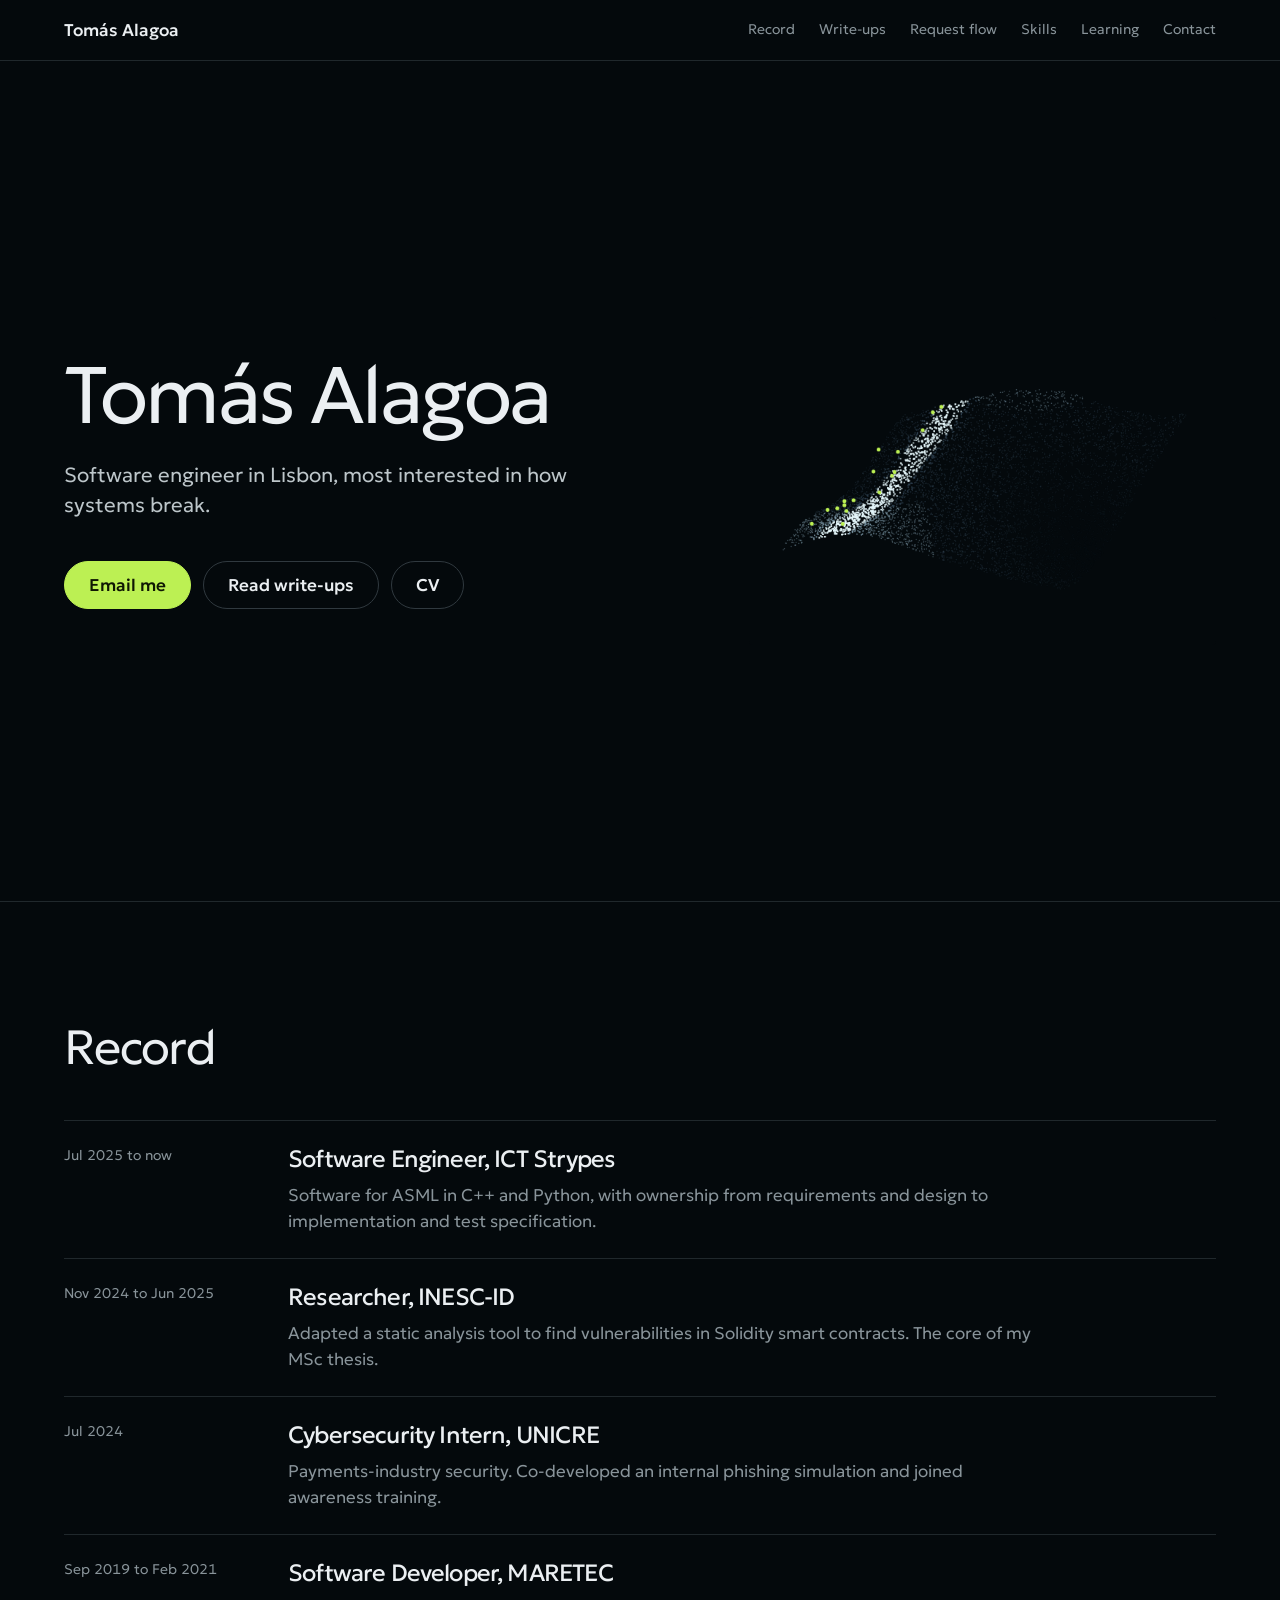
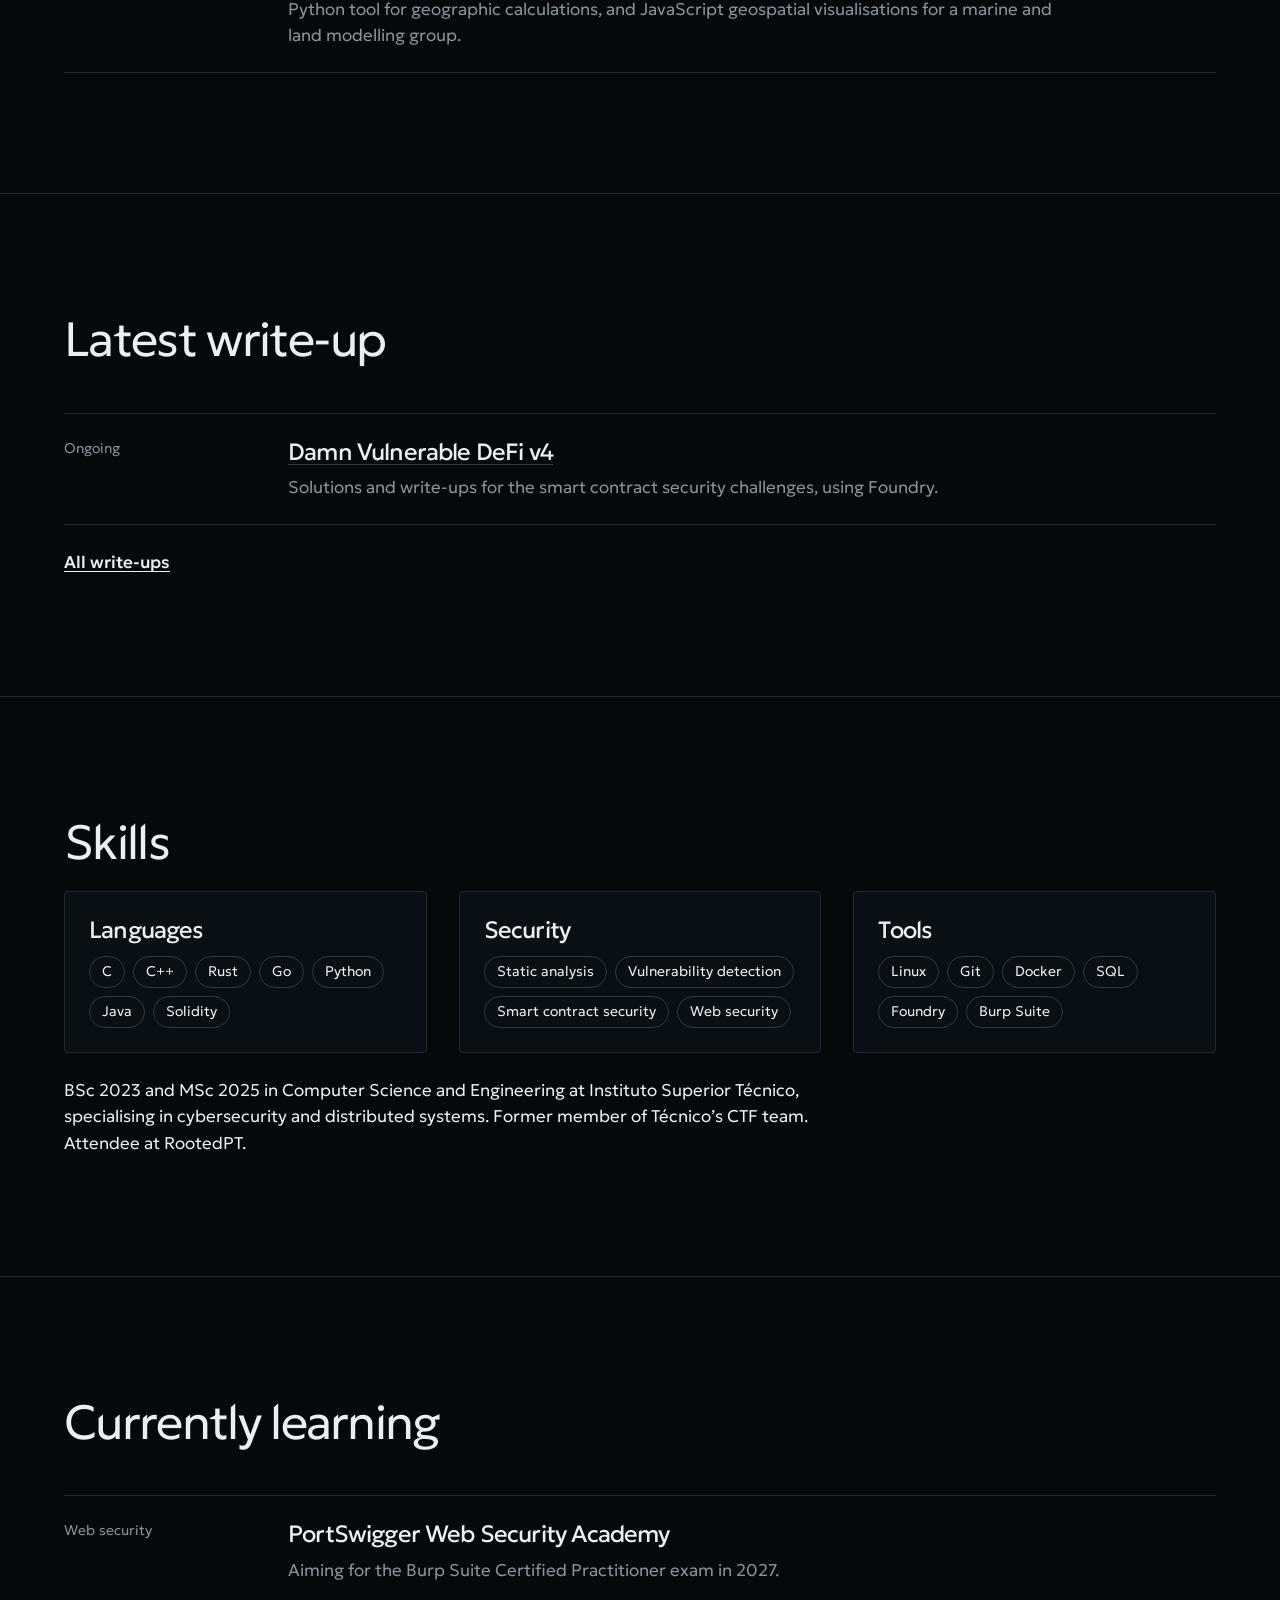
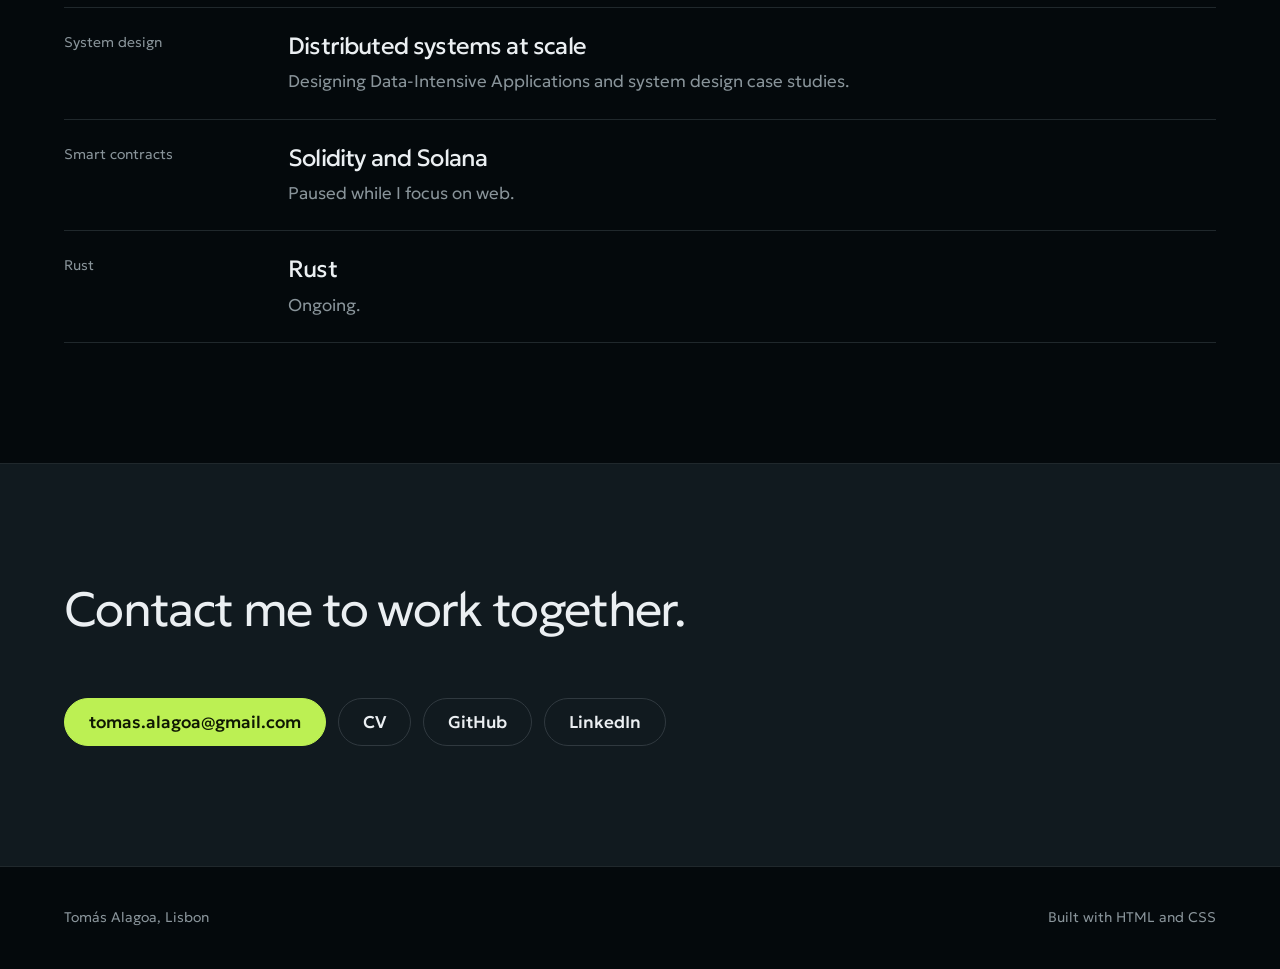
<file: index.html>
<!DOCTYPE html>
<html lang="en">
<head>
  <meta charset="UTF-8" />
  <meta name="viewport" content="width=device-width, initial-scale=1.0" />
  <title>Tomás Alagoa</title>
  <meta name="description" content="Tomás Alagoa, cybersecurity and software engineer in Lisbon." />
  <link rel="icon" href="favicon.svg" type="image/svg+xml" />
  <meta property="og:type" content="website" />
  <meta property="og:title" content="Tomás Alagoa" />
  <meta property="og:description" content="Software engineer in Lisbon, most interested in how systems break." />
  <meta property="og:url" content="https://tomasalagoa.github.io/" />
  <meta property="og:image" content="https://tomasalagoa.github.io/og.png" />
  <meta name="twitter:card" content="summary_large_image" />
  <link rel="preconnect" href="https://fonts.googleapis.com" />
  <link rel="preconnect" href="https://fonts.gstatic.com" crossorigin />
  <link href="https://fonts.googleapis.com/css2?family=Geologica:wght,CRSV,SHRP@200..500,0,0..100&display=swap" rel="stylesheet" />
  <link rel="stylesheet" href="style.css" />
</head>
<body>
  <header class="nav">
    <div class="container nav-in">
      <a class="wordmark" href="index.html">Tomás Alagoa</a>
      <nav aria-label="Main">
        <a href="index.html#record">Record</a>
        <a href="writeups/">Write-ups</a>
        <a href="flow/">Request flow</a>
        <a href="index.html#skills">Skills</a>
        <a href="index.html#learning">Learning</a>
        <a href="index.html#contact">Contact</a>
      </nav>
    </div>
  </header>
  <main>
    <section class="hero container">
      <div>
        <h1>Tomás Alagoa</h1>
        <p class="lead">Software engineer in Lisbon, most interested in how systems break.</p>
        <div class="actions">
          <a class="btn btn--primary" href="mailto:tomas.alagoa@gmail.com">Email me</a>
          <a class="btn" href="writeups/">Read write-ups</a>
          <a class="btn" href="tomas-alagoa-cv.pdf">CV</a>
        </div>
        
      </div>
      <div class="panel cloud" role="img" aria-label="A scanned terrain drawn as points, with a sweep passing over it"><canvas id="cloud" width="640" height="440"></canvas></div>
    </section>

    <section id="record" class="container block">
      <h2>Record</h2>
      <ol class="rows">
        <li><span class="when">Jul 2025 to now</span><div><h3>Software Engineer, ICT Strypes</h3><p>Software for ASML in C++ and Python, with ownership from requirements and design to implementation and test specification.</p></div></li>
        <li><span class="when">Nov 2024 to Jun 2025</span><div><h3>Researcher, INESC-ID</h3><p>Adapted a static analysis tool to find vulnerabilities in Solidity smart contracts. The core of my MSc thesis.</p></div></li>
        <li><span class="when">Jul 2024</span><div><h3>Cybersecurity Intern, UNICRE</h3><p>Payments-industry security. Co-developed an internal phishing simulation and joined awareness training.</p></div></li>
        <li><span class="when">Sep 2019 to Feb 2021</span><div><h3>Software Developer, MARETEC</h3><p>Python tool for geographic calculations, and JavaScript geospatial visualisations for a marine and land modelling group.</p></div></li>
      </ol>
    </section>

    <section id="latest" class="container block">
      <h2>Latest write-up</h2>
      <ol class="rows">
        <li>
          <span class="when">Ongoing</span>
          <div><h3><a href="https://github.com/tomasalagoa/damn-vulnerable-defi">Damn Vulnerable DeFi v4</a></h3>
          <p>Solutions and write-ups for the smart contract security challenges, using Foundry.</p></div>
        </li>
      </ol>
      <a class="more" href="writeups/">All write-ups</a>
    </section>

    <section id="skills" class="container block">
      <h2>Skills</h2>
      <div class="cols-3">
        <div><h3>Languages</h3><ul class="tags"><li>C</li><li>C++</li><li>Rust</li><li>Go</li><li>Python</li><li>Java</li><li>Solidity</li></ul></div>
        <div><h3>Security</h3><ul class="tags"><li>Static analysis</li><li>Vulnerability detection</li><li>Smart contract security</li><li>Web security</li></ul></div>
        <div><h3>Tools</h3><ul class="tags"><li>Linux</li><li>Git</li><li>Docker</li><li>SQL</li><li>Foundry</li><li>Burp Suite</li></ul></div>
      </div>
      <p>BSc 2023 and MSc 2025 in Computer Science and Engineering at Instituto Superior Técnico, specialising in cybersecurity and distributed systems. Former member of Técnico’s CTF team. Attendee at RootedPT.</p>
    </section>

    <section id="learning" class="container block">
      <h2>Currently learning</h2>
      <ol class="rows">
        <li><span class="when">Web security</span><div><h3>PortSwigger Web Security Academy</h3><p>Aiming for the Burp Suite Certified Practitioner exam in 2027.</p></div></li>
        <li><span class="when">System design</span><div><h3>Distributed systems at scale</h3><p>Designing Data-Intensive Applications and system design case studies.</p></div></li>
        <li><span class="when">Smart contracts</span><div><h3>Solidity and Solana</h3><p>Paused while I focus on web.</p></div></li>
        <li><span class="when">Rust</span><div><h3>Rust</h3><p>Ongoing.</p></div></li>
      </ol>
    </section>

    <section id="contact" class="container block band">
      <h2>Contact me to work together.</h2>
      <div class="actions">
        <a class="btn btn--primary" href="mailto:tomas.alagoa@gmail.com">tomas.alagoa@gmail.com</a>
        <a class="btn" href="tomas-alagoa-cv.pdf">CV</a>
        <a class="btn" href="https://github.com/tomasalagoa">GitHub</a>
        <a class="btn" href="https://linkedin.com/in/tomasalagoa">LinkedIn</a>
      </div>
    </section>
  </main>
  <footer class="container foot"><span>Tomás Alagoa, Lisbon</span><span>Built with HTML and CSS</span></footer>
<script>
(() => {
  const c = document.getElementById('cloud'); if (!c) return;
  const x = c.getContext('2d'), W = c.width, H = c.height, N = 7000;
  const css = getComputedStyle(document.documentElement);
  const col = (n) => css.getPropertyValue(n).trim();
  const lo = col('--point-lo'), mid = col('--point-mid'), hi = col('--point-hi'), found = col('--color-accent');
  const h = (u, v) => Math.sin(u * 5) * 0.35 + Math.cos(v * 4 + u * 2) * 0.3 + Math.sin((u + v) * 9) * 0.08;
  const pts = Array.from({ length: N }, () => { const u = Math.random(), v = Math.random(), z = h(u, v); const sx = 40 + (u * 0.7 + v * 0.3) * (W - 80), sy = H * 0.78 - v * H * 0.5 - z * 70; return { sx, sy, x: sx, y: sy, z, u }; });
  const m = { x: -999, y: -999 };
  c.addEventListener('pointermove', (e) => { const r = c.getBoundingClientRect(); m.x = (e.clientX - r.left) * W / r.width; m.y = (e.clientY - r.top) * H / r.height; });
  c.addEventListener('pointerleave', () => { m.x = m.y = -999; });
  const pick = () => Array.from({ length: 100 }, () => pts[Math.floor(Math.random() * N)]);
  let flags = pick(), prev = -1;
  function draw(t) {
    x.clearRect(0, 0, W, H);
    const sweep = reduce ? 0.5 : (t / 5000) % 1.3 - 0.15;
    if (sweep < prev) flags = pick();
    prev = sweep;
    for (const p of pts) {
      const dx = p.sx - m.x, dy = p.sy - m.y, d = Math.hypot(dx, dy), f = d < 80 ? 1 - d / 80 : 0;
      p.x += (p.sx + (dx / (d || 1)) * f * 22 - p.x) * 0.14; p.y += (p.sy + (dy / (d || 1)) * f * 22 - p.y) * 0.14;
      const lit = Math.max(0, 1 - Math.abs(p.u - sweep) * 9);
      x.globalAlpha = Math.min(1, 0.35 + p.z * 0.4 + lit * 0.6 + f * 0.5);
      x.fillStyle = lit > 0.5 || f > 0.3 ? hi : p.z > 0.2 ? mid : lo;
      const s = 1.4 + lit * 1.2 + f * 1.4; x.fillRect(p.x, p.y, s, s);
    }
    x.globalAlpha = 1; x.fillStyle = found;
    for (const f of flags) if (reduce || sweep > f.u) { x.beginPath(); x.arc(f.x, f.y, 2.6, 0, 7); x.fill(); }
    if (!reduce) requestAnimationFrame(draw);
  }
  const reduce = matchMedia('(prefers-reduced-motion: reduce)').matches;
  requestAnimationFrame(draw);
})();
</script>
</body>
</html>
</file>
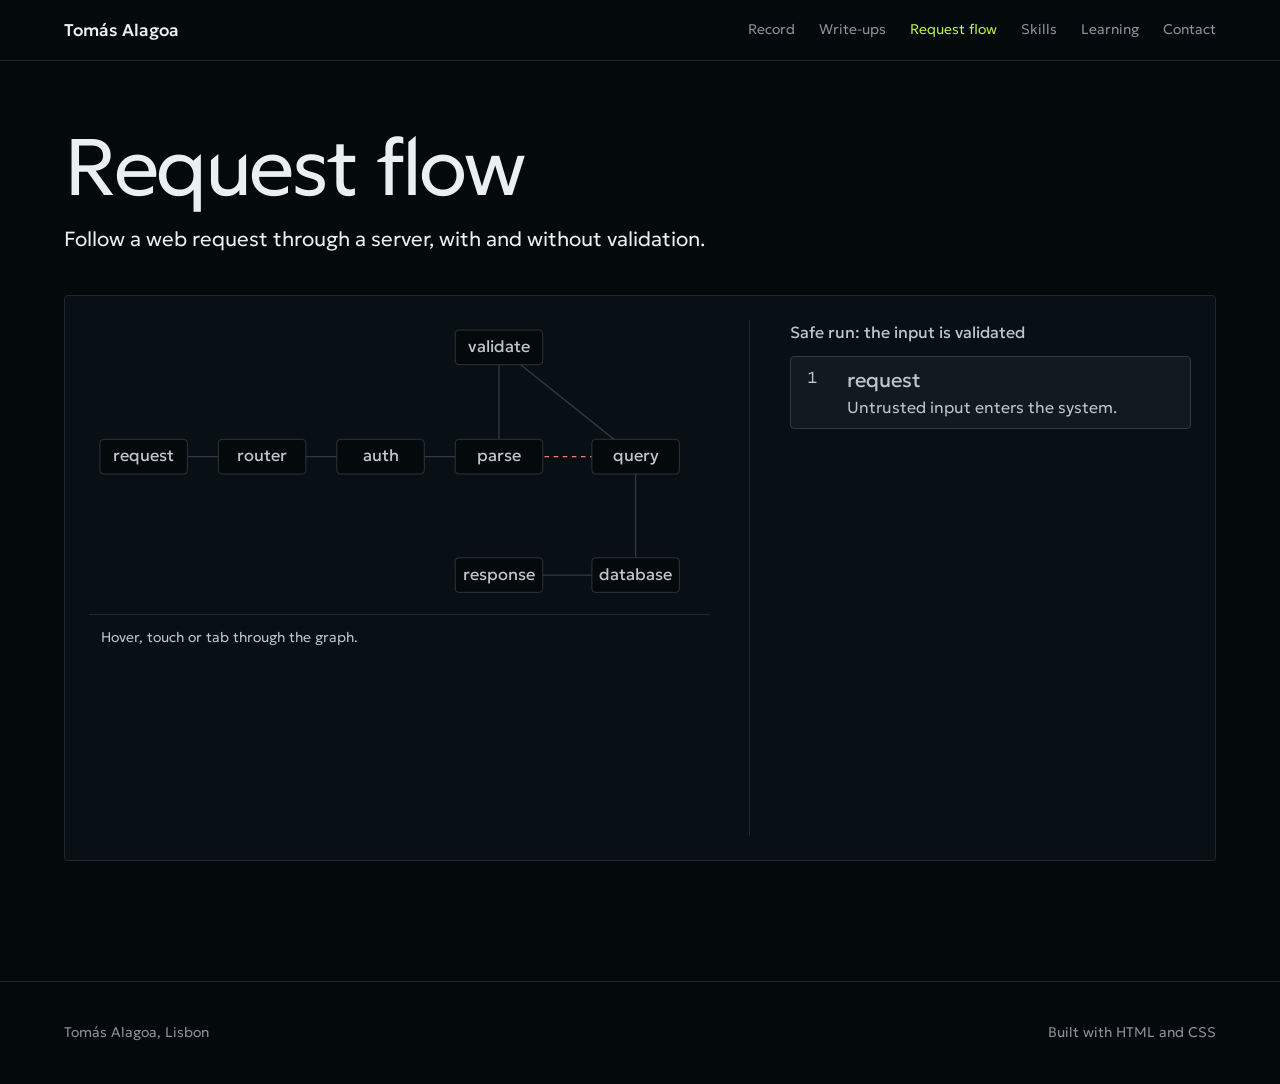
<file: flow/index.html>
<!DOCTYPE html>
<html lang="en">
<head>
  <meta charset="UTF-8" />
  <meta name="viewport" content="width=device-width, initial-scale=1.0" />
  <title>Request flow | Tomás Alagoa</title>
  <meta name="description" content="Tomás Alagoa, cybersecurity and software engineer in Lisbon." />
  <link rel="icon" href="../favicon.svg" type="image/svg+xml" />
  <meta property="og:type" content="website" />
  <meta property="og:title" content="Request flow | Tomás Alagoa" />
  <meta property="og:description" content="Follow a web request through a server, with and without validation." />
  <meta property="og:url" content="https://tomasalagoa.github.io/flow/" />
  <meta property="og:image" content="https://tomasalagoa.github.io/og.png" />
  <meta name="twitter:card" content="summary_large_image" />
  <link rel="preconnect" href="https://fonts.googleapis.com" />
  <link rel="preconnect" href="https://fonts.gstatic.com" crossorigin />
  <link href="https://fonts.googleapis.com/css2?family=Geologica:wght,CRSV,SHRP@200..500,0,0..100&display=swap" rel="stylesheet" />
  <link rel="stylesheet" href="style.css" />
</head>
<body>
  <header class="nav">
    <div class="container nav-in">
      <a class="wordmark" href="../index.html">Tomás Alagoa</a>
      <nav aria-label="Main">
        <a href="../index.html#record">Record</a>
        <a href="../writeups/">Write-ups</a>
        <a href="./" aria-current="page">Request flow</a>
        <a href="../index.html#skills">Skills</a>
        <a href="../index.html#learning">Learning</a>
        <a href="../index.html#contact">Contact</a>
      </nav>
    </div>
  </header>
  <main>
    <header class="container page-head">
      <h1>Request flow</h1>
      <p class="lead">Follow a web request through a server, with and without validation.</p>
    </header>
    <section class="container flowwrap">
      <div class="panel flowpanel">
        <div class="flowcol">
          <svg viewBox="10 60 680 310" class="flow" role="group" aria-label="A web request as a code-flow graph. Hover or focus a node or edge for an explanation.">
            <g class="edge" data-a="request" data-b="router" data-info="Request goes to the router."><path class="hit" d="M70 210 L200 210"/><path class="line" d="M70 210 L200 210"/></g>
          <g class="edge" data-a="router" data-b="auth" data-info="The router hands the request to the auth check."><path class="hit" d="M200 210 L330 210"/><path class="line" d="M200 210 L330 210"/></g>
          <g class="edge" data-a="auth" data-b="parse" data-info="Only authenticated requests get parsed."><path class="hit" d="M330 210 L460 210"/><path class="line" d="M330 210 L460 210"/></g>
          <g class="edge" data-a="parse" data-b="validate" data-info="Parsed fields go to validation."><path class="hit" d="M460 210 L460 90"/><path class="line" d="M460 210 L460 90"/></g>
          <g class="edge" data-a="validate" data-b="query" data-info="Clean path: validated fields reach the query."><path class="hit" d="M460 90 L610 210"/><path class="line" d="M460 90 L610 210"/></g>
          <g class="edge bad" data-a="parse" data-b="query" data-info="Unchecked path: parse reaches query without validate. This is what a taint analysis reports."><path class="hit" d="M460 210 L610 210"/><path class="line" d="M460 210 L610 210"/></g>
          <g class="edge" data-a="query" data-b="database" data-info="The query is sent to the database."><path class="hit" d="M610 210 L610 340"/><path class="line" d="M610 210 L610 340"/></g>
          <g class="edge" data-a="database" data-b="response" data-info="Results flow back into the response."><path class="hit" d="M610 340 L460 340"/><path class="line" d="M610 340 L460 340"/></g>
          <g class="node" id="n-request" tabindex="0" data-id="request" data-info="Untrusted input enters here. A taint analysis marks it as a source." transform="translate(70 210)"><rect x="-48" y="-19" width="96" height="38" rx="4"/><text y="5" text-anchor="middle">request</text></g>
          <g class="node" id="n-router" tabindex="0" data-id="router" data-info="Maps the URL to a handler. No data is checked yet." transform="translate(200 210)"><rect x="-48" y="-19" width="96" height="38" rx="4"/><text y="5" text-anchor="middle">router</text></g>
          <g class="node" id="n-auth" tabindex="0" data-id="auth" data-info="Checks who is calling before anything else runs." transform="translate(330 210)"><rect x="-48" y="-19" width="96" height="38" rx="4"/><text y="5" text-anchor="middle">auth</text></g>
          <g class="node" id="n-parse" tabindex="0" data-id="parse" data-info="Turns raw bytes into fields. The fields are still untrusted." transform="translate(460 210)"><rect x="-48" y="-19" width="96" height="38" rx="4"/><text y="5" text-anchor="middle">parse</text></g>
          <g class="node" id="n-validate" tabindex="0" data-id="validate" data-info="Rejects or cleans input. Taint ends here when this step runs." transform="translate(460 90)"><rect x="-48" y="-19" width="96" height="38" rx="4"/><text y="5" text-anchor="middle">validate</text></g>
          <g class="node" id="n-query" tabindex="0" data-id="query" data-info="Builds the SQL string. Tainted data reaching this node is an injection." transform="translate(610 210)"><rect x="-48" y="-19" width="96" height="38" rx="4"/><text y="5" text-anchor="middle">query</text></g>
          <g class="node" id="n-database" tabindex="0" data-id="database" data-info="The sink. A clean path and one unchecked path both reach it." transform="translate(610 340)"><rect x="-48" y="-19" width="96" height="38" rx="4"/><text y="5" text-anchor="middle">database</text></g>
          <g class="node" id="n-response" tabindex="0" data-id="response" data-info="Output must be encoded here, or stored input becomes XSS." transform="translate(460 340)"><rect x="-48" y="-19" width="96" height="38" rx="4"/><text y="5" text-anchor="middle">response</text></g>
          </svg>
          <p class="caption" aria-live="polite">Hover, touch or tab through the graph.</p>
        </div>
        <div class="stepcol">
          <p class="runtitle">Request, step by step</p>
          <ol class="steps"></ol>
        </div>
      </div>
    </section>
  </main>
  <footer class="container foot"><span>Tomás Alagoa, Lisbon</span><span>Built with HTML and CSS</span></footer>
<script>
(() => {
  const svg = document.querySelector('.flow'); if (!svg) return;
  const cap = document.querySelector('.caption'), idle = cap.textContent;
  const list = document.querySelector('.steps'), title = document.querySelector('.runtitle');
  const reduce = matchMedia('(prefers-reduced-motion: reduce)').matches;
  const nodes = [...svg.querySelectorAll('.node')], edges = [...svg.querySelectorAll('.edge')];
  const node = (id) => svg.getElementById('n-' + id), edge = (k) => edges.find(e => e.dataset.a + '-' + e.dataset.b === k);
  const labels = new Map(nodes.map(n => [n, n.querySelector('text').textContent]));

  const clear = () => { svg.querySelectorAll('.active').forEach(e => e.classList.remove('active')); cap.textContent = idle; cap.classList.remove('bad'); };
  const show = (el) => {
    svg.querySelectorAll('.active').forEach(e => e.classList.remove('active'));
    el.classList.add('active'); cap.textContent = el.dataset.info; cap.classList.toggle('bad', el.classList.contains('bad'));
    if (el.classList.contains('edge')) { node(el.dataset.a).classList.add('active'); node(el.dataset.b).classList.add('active'); }
    else edges.forEach(e => { if (e.dataset.a === el.dataset.id || e.dataset.b === el.dataset.id) e.classList.add('active'); });
  };
  [...nodes, ...edges].forEach(el => {
    el.addEventListener('pointerenter', () => show(el));
    el.addEventListener('pointerdown', () => show(el));
    el.addEventListener('focus', () => show(el));
    el.addEventListener('blur', clear);
  });
  svg.addEventListener('pointerleave', clear);

  // Each run is a list of steps; the ball visits one node per step and the list lights up in time.
  const START = [['request', 0, 'Untrusted input enters the system.'], ['router', 0, 'The URL is mapped to a handler.'], ['auth', 0, 'The caller is identified before anything runs.'], ['parse', 0, 'Fields are read. They are still untrusted.']];
  const RUNS = [
    { name: 'Safe run: the input is validated', steps: [...START,
      ['validate', 'ok', 'Input is validated, so the taint ends here.'],
      ['query', 'ok', 'The query is built from clean input.'],
      ['database', 'ok', 'The database answers normally.'],
      ['response', 'ok', 'The response is safe. Nothing leaks.']] },
    { name: 'Unsafe run: validate is skipped', steps: [...START,
      ['query', 'err', 'Unchecked path: parse reaches the query without validate. Tainted input makes this an injection.'],
      ['database', 'err', 'The database errors, or runs the attacker’s SQL.', 'crashed'],
      ['response', 'err', 'Sensitive data leaves in the response.', 'leaked']] },
  ];
  const build = (run) => {
    title.textContent = run.name; title.className = 'runtitle';
    list.innerHTML = run.steps.map(([id, , text], i) => '<li><span class="sn">' + (i + 1) + '</span><div><b>' + labels.get(node(id)) + '</b><span>' + text + '</span></div></li>').join('');
    return [...list.children];
  };
  const reset = () => {
    nodes.forEach(n => { n.classList.remove('ok', 'err', 'visited'); n.querySelector('text').textContent = labels.get(n); });
    edges.forEach(e => e.classList.remove('ok', 'err', 'visited'));
  };
  const light = (run, items, i) => {
    const [id, state, , label] = run.steps[i], n = node(id), li = items[i];
    items.forEach(x => x.classList.remove('now')); li.classList.add('now', state || 'done');
    n.classList.add('visited'); if (state) n.classList.add(state); if (label) n.querySelector('text').textContent = label;
    if (i > 0) { const e = edge(run.steps[i - 1][0] + '-' + id); e.classList.add('visited'); if (state) e.classList.add(state); }
    if (state) title.classList.add(state);
    return state;
  };

  if (reduce) { const run = RUNS[1], items = build(run); list.classList.add('all'); run.steps.forEach((_, i) => light(run, items, i)); items.forEach(x => x.classList.remove('now')); return; }

  const dot = document.createElementNS('http://www.w3.org/2000/svg', 'circle'); dot.setAttribute('r', 5); dot.setAttribute('class', 'pulse'); svg.insertBefore(dot, svg.querySelector('.node'));
  const pos = (id) => node(id).getAttribute('transform').match(/-?\d+/g).map(Number);
  const SPEED = 140, DWELL = 1400, HOLD = 3600;
  let ri = 0, run, items, i, d, wait, path, len;
  const begin = () => {
    reset(); run = RUNS[ri]; items = build(run); i = 0; d = 0; path = null;
    const [x, y] = pos(run.steps[0][0]); dot.setAttribute('cx', x); dot.setAttribute('cy', y); dot.setAttribute('class', 'pulse'); dot.style.opacity = 1;
    light(run, items, 0); wait = performance.now() + DWELL;
  };
  begin();
  let last = performance.now();
  function frame(now) {
    const dt = Math.min(0.05, (now - last) / 1000); last = now;
    if (wait) {
      if (now >= wait) {
        wait = 0;
        if (i >= run.steps.length - 1) { ri = (ri + 1) % RUNS.length; begin(); }
        else { path = edge(run.steps[i][0] + '-' + run.steps[i + 1][0]).querySelector('.line'); len = path.getTotalLength(); d = 0; }
      }
    } else if (path) {
      d += SPEED * dt;
      const pt = path.getPointAtLength(Math.min(d, len)); dot.setAttribute('cx', pt.x); dot.setAttribute('cy', pt.y);
      if (d >= len) {
        i++; path = null; const state = light(run, items, i);
        if (state) dot.setAttribute('class', 'pulse ' + state);
        wait = now + (i >= run.steps.length - 1 ? HOLD : DWELL);
      }
    }
    requestAnimationFrame(frame);
  }
  requestAnimationFrame(frame);
})();
</script>
</body>
</html>
</file>
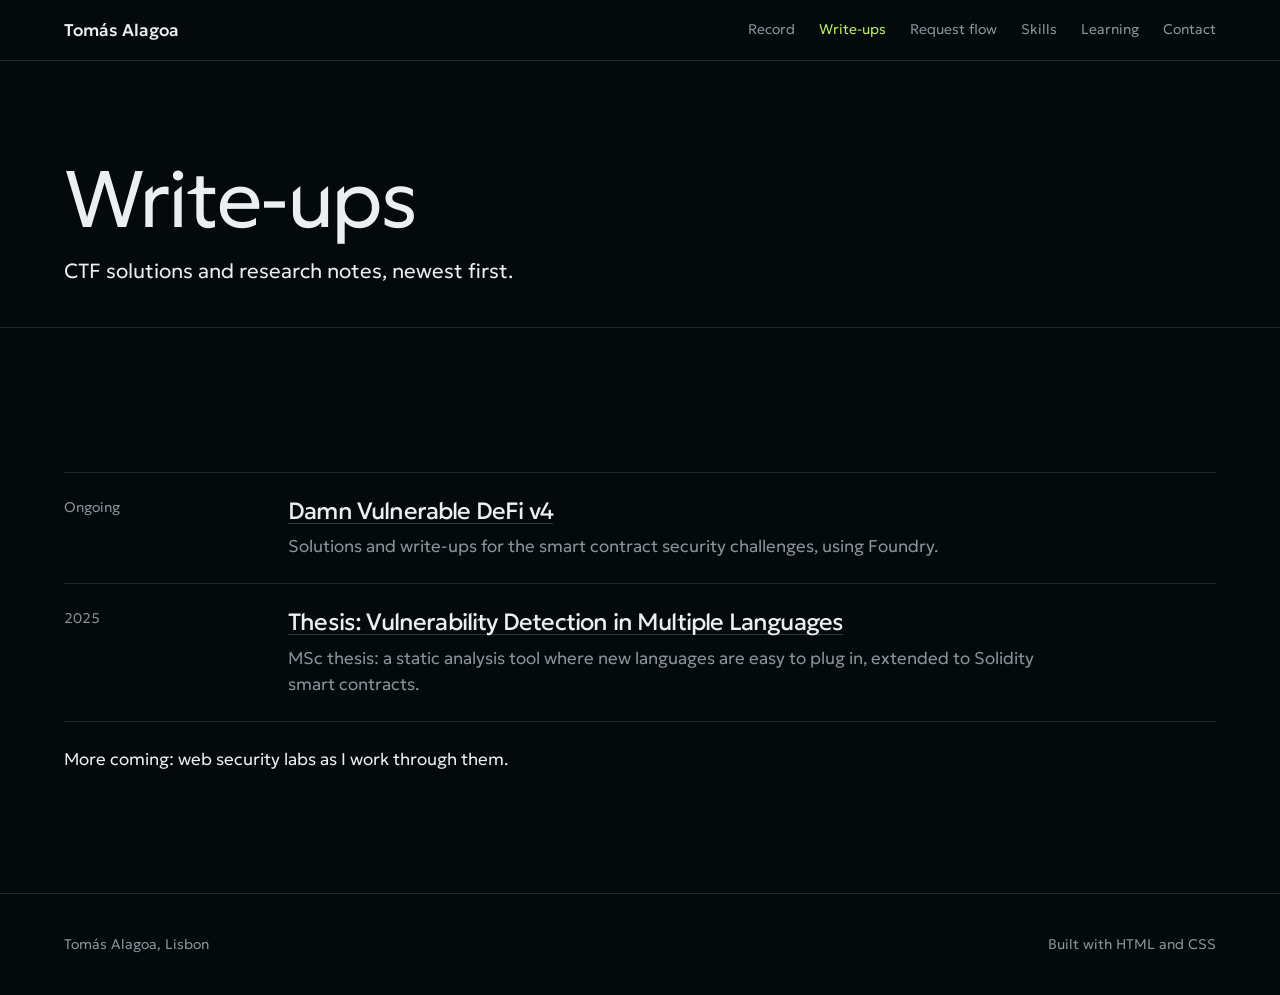
<file: writeups/index.html>
<!DOCTYPE html>
<html lang="en">
<head>
  <meta charset="UTF-8" />
  <meta name="viewport" content="width=device-width, initial-scale=1.0" />
  <title>Write-ups | Tomás Alagoa</title>
  <meta name="description" content="Tomás Alagoa, cybersecurity and software engineer in Lisbon." />
  <link rel="icon" href="../favicon.svg" type="image/svg+xml" />
  <meta property="og:type" content="website" />
  <meta property="og:title" content="Write-ups | Tomás Alagoa" />
  <meta property="og:description" content="CTF solutions and research notes." />
  <meta property="og:url" content="https://tomasalagoa.github.io/writeups/" />
  <meta property="og:image" content="https://tomasalagoa.github.io/og.png" />
  <meta name="twitter:card" content="summary_large_image" />
  <link rel="preconnect" href="https://fonts.googleapis.com" />
  <link rel="preconnect" href="https://fonts.gstatic.com" crossorigin />
  <link href="https://fonts.googleapis.com/css2?family=Geologica:wght,CRSV,SHRP@200..500,0,0..100&display=swap" rel="stylesheet" />
  <link rel="stylesheet" href="../style.css" />
</head>
<body>
  <header class="nav">
    <div class="container nav-in">
      <a class="wordmark" href="../index.html">Tomás Alagoa</a>
      <nav aria-label="Main">
        <a href="../index.html#record">Record</a>
        <a href="../writeups/" aria-current="page">Write-ups</a>
        <a href="../flow/">Request flow</a>
        <a href="../index.html#skills">Skills</a>
        <a href="../index.html#learning">Learning</a>
        <a href="../index.html#contact">Contact</a>
      </nav>
    </div>
  </header>
  <main>
    <header class="container page-head">
      <h1>Write-ups</h1>
      <p class="lead">CTF solutions and research notes, newest first.</p>
    </header>
    <section class="container block">
      <h2 class="visually-hidden">Entries</h2>
      <!-- Add an entry: copy one <li>, change the date, title and summary. Wrap the h3 text in an <a> to give the entry its own page (copy vulnerability-detection-in-multiple-languages.html). -->
      <ol class="rows">
        <li>
          <span class="when">Ongoing</span>
          <div><h3><a href="https://github.com/tomasalagoa/damn-vulnerable-defi">Damn Vulnerable DeFi v4</a></h3>
          <p>Solutions and write-ups for the smart contract security challenges, using Foundry.</p></div>
        </li><li>
          <span class="when">2025</span>
          <div><h3><a href="vulnerability-detection-in-multiple-languages.html">Thesis: Vulnerability Detection in Multiple Languages</a></h3>
          <p>MSc thesis: a static analysis tool where new languages are easy to plug in, extended to Solidity smart contracts.</p></div>
        </li>
      </ol>
      <p>More coming: web security labs as I work through them.</p>
    </section>
  </main>
  <footer class="container foot"><span>Tomás Alagoa, Lisbon</span><span>Built with HTML and CSS</span></footer>

</body>
</html>
</file>
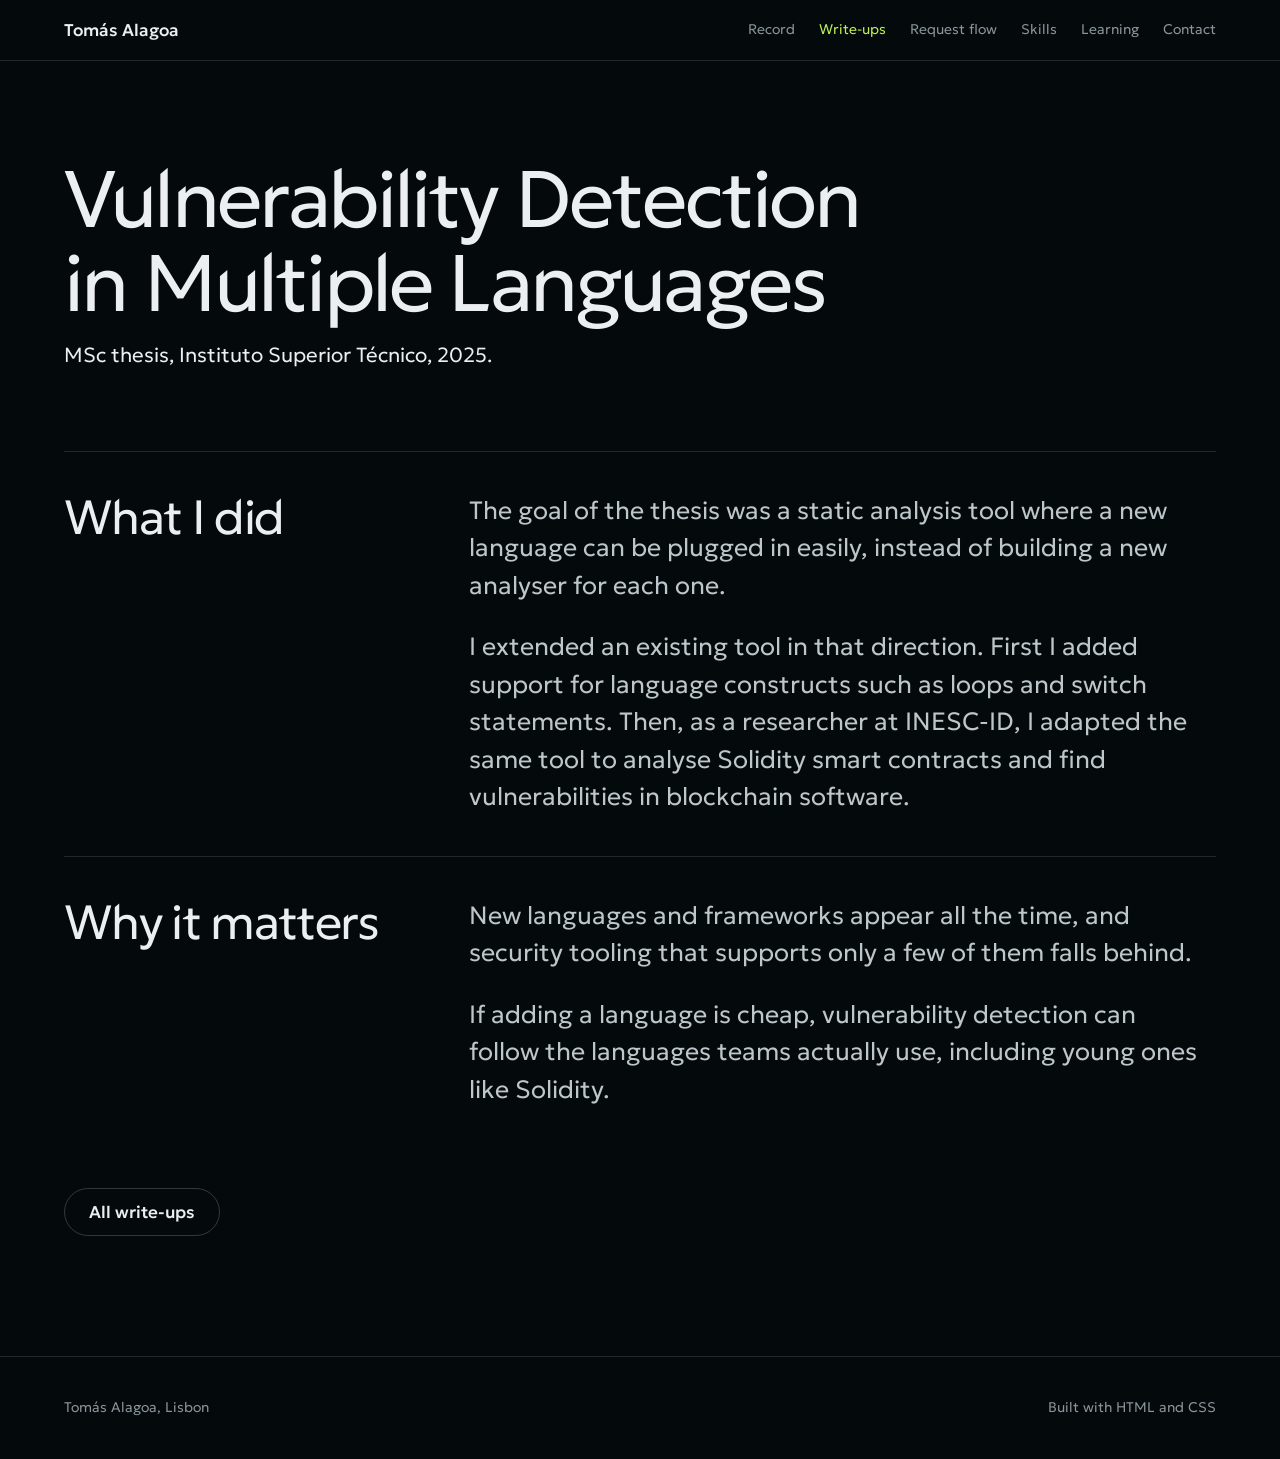
<file: writeups/vulnerability-detection-in-multiple-languages.html>
<!DOCTYPE html>
<html lang="en">
<head>
  <meta charset="UTF-8" />
  <meta name="viewport" content="width=device-width, initial-scale=1.0" />
  <title>Vulnerability Detection in Multiple Languages | Tomás Alagoa</title>
  <meta name="description" content="Tomás Alagoa, cybersecurity and software engineer in Lisbon." />
  <link rel="icon" href="../favicon.svg" type="image/svg+xml" />
  <meta property="og:type" content="website" />
  <meta property="og:title" content="Vulnerability Detection in Multiple Languages | Tomás Alagoa" />
  <meta property="og:description" content="MSc thesis on extending a static analysis tool to new language constructs and Solidity smart contracts." />
  <meta property="og:url" content="https://tomasalagoa.github.io/writeups/vulnerability-detection-in-multiple-languages.html" />
  <meta property="og:image" content="https://tomasalagoa.github.io/og.png" />
  <meta name="twitter:card" content="summary_large_image" />
  <link rel="preconnect" href="https://fonts.googleapis.com" />
  <link rel="preconnect" href="https://fonts.gstatic.com" crossorigin />
  <link href="https://fonts.googleapis.com/css2?family=Geologica:wght,CRSV,SHRP@200..500,0,0..100&display=swap" rel="stylesheet" />
  <link rel="stylesheet" href="../style.css" />
</head>
<body>
  <header class="nav">
    <div class="container nav-in">
      <a class="wordmark" href="../index.html">Tomás Alagoa</a>
      <nav aria-label="Main">
        <a href="../index.html#record">Record</a>
        <a href="../writeups/" aria-current="page">Write-ups</a>
        <a href="../flow/">Request flow</a>
        <a href="../index.html#skills">Skills</a>
        <a href="../index.html#learning">Learning</a>
        <a href="../index.html#contact">Contact</a>
      </nav>
    </div>
  </header>
  <main>
    <header class="container page-head">
      <h1>Vulnerability Detection in Multiple Languages</h1>
      <p class="lead">MSc thesis, Instituto Superior Técnico, 2025.</p>
    </header>
    <article class="container prose">
      <section class="prose-row">
        <h2>What I did</h2>
        <div>
          <p>The goal of the thesis was a static analysis tool where a new language can be plugged in easily, instead of building a new analyser for each one.</p>
          <p>I extended an existing tool in that direction. First I added support for language constructs such as loops and switch statements. Then, as a researcher at INESC-ID, I adapted the same tool to analyse Solidity smart contracts and find vulnerabilities in blockchain software.</p>
        </div>
      </section>
      <section class="prose-row">
        <h2>Why it matters</h2>
        <div>
          <p>New languages and frameworks appear all the time, and security tooling that supports only a few of them falls behind.</p>
          <p>If adding a language is cheap, vulnerability detection can follow the languages teams actually use, including young ones like Solidity.</p>
        </div>
      </section>
      <div class="actions"><a class="btn" href="./">All write-ups</a></div>
    </article>
  </main>
  <footer class="container foot"><span>Tomás Alagoa, Lisbon</span><span>Built with HTML and CSS</span></footer>

</body>
</html>
</file>
<file: style.css>
/* Hallmark · shape: Record + Write-ups page · genre: modern-minimal · theme: Vantage (deal 3/3, seed personal-portfolio-cybersecurity-software-3d0d·dbc001e5·2026-11-13·r0, seed personal-portfolio-cybersecurity-software-3d0d·dbc001e5·2026-11-13·r0) · job: hire · draw: manual
 * hero: Stage · nav: edge-aligned · footer: one line · imagery: none · signature: a scanned terrain of points swept by light, one found point in lime · vantage: terrain/steel
 * axes: dark/grotesk-sans/chromatic-lime · posture: restrained · contrast: pass · fold: pass · v2.0.0 */
/* Hallmark · pre-emit critique: P3 H4 E3 S4 R4 V4 · weakest: E, the cloud is a 2D canvas stand-in for a WebGL scene; kept it light and reduced-motion safe */
@import url("./tokens.css");
@import url("./base.css");

.skip{position:absolute;left:-999px}.skip:focus{left:var(--space-md);top:var(--space-md);z-index:9;background:var(--color-paper-2);padding:var(--space-sm)}
.nav{position:sticky;top:0;z-index:5;background:var(--color-paper);border-bottom:var(--rule-hair) solid var(--color-rule)}
.nav-in{display:flex;justify-content:space-between;align-items:center;min-height:60px;gap:var(--space-lg)}
.wordmark{font-weight:500;text-decoration:none}
.nav nav{display:flex;gap:var(--space-lg);font-size:var(--text-sm);color:var(--color-muted)}
.nav nav a{text-decoration:none;padding:var(--space-xs) 0}
.nav nav a:hover,.nav nav a[aria-current]{color:var(--color-accent)}
.hero{display:grid;grid-template-columns:minmax(0,7fr) minmax(0,5fr);gap:var(--gap-columns);align-items:center;min-height:calc(100svh - 60px);max-height:800px;padding-block:var(--space-2xl)}
.hero.solo{grid-template-columns:minmax(0,1fr);align-content:center}
.hero h1{font-size:var(--text-display)}
.hero .lead{margin-top:var(--space-lg);color:var(--color-ink-2)}
.actions{display:flex;flex-wrap:wrap;gap:var(--space-sm);margin-top:var(--space-xl)}
.btn{display:inline-flex;align-items:center;min-height:48px;padding:0 var(--space-lg);border:var(--rule-hair) solid var(--color-rule-2,var(--color-ink-2));border-radius:var(--radius-pill);background:transparent;color:var(--color-ink);font-weight:500;text-decoration:none;transition:background-color var(--dur-short) var(--ease-out)}
.btn:hover{background:var(--color-paper-3)}
.btn:active{transform:translateY(1px)}
.btn--primary{background:var(--color-accent);border-color:var(--color-accent);color:var(--color-accent-ink)}
.btn--primary:hover{background:color-mix(in oklab,var(--color-accent) 88%,var(--color-ink))}
.panel{margin:0;padding:var(--space-xl);background:var(--color-paper-2);color:var(--color-ink);border:var(--rule-hair) solid var(--color-rule);border-radius:var(--radius-card)}
.reading{font-size:var(--text-display-s);letter-spacing:-.04em;line-height:1;font-variant-numeric:tabular-nums}
.who{margin-top:var(--space-lg);color:var(--color-ink-2)}
.mono{font-variant-numeric:tabular-nums}
.session div{display:grid;grid-template-columns:5rem minmax(0,1fr);gap:var(--space-md);padding-block:var(--space-xs)}
.session dt{color:var(--color-muted)}.session dd{margin:0}
.cloud{padding:0;overflow:hidden}.cloud canvas{width:100%;height:auto}
.figs{display:flex;flex-wrap:wrap;gap:var(--space-2xl);margin-top:var(--space-2xl)}
.figs div{display:grid;gap:var(--space-2xs)}.fig{font-size:var(--text-display-s);line-height:1;font-variant-numeric:tabular-nums;letter-spacing:var(--tracking-display)}.cap{color:var(--color-muted);font-size:var(--text-sm)}
.block{padding-block:var(--section-gap-s);display:grid;gap:var(--space-lg);border-top:var(--rule-hair) solid var(--color-rule)}
.rows{list-style:none;margin:var(--space-lg) 0 0;padding:0;display:grid}
.rows li{display:grid;grid-template-columns:12rem minmax(0,1fr);gap:var(--gap-columns);padding-block:var(--space-lg);border-top:var(--rule-hair) solid var(--color-rule)}
.rows li:last-child{border-bottom:var(--rule-hair) solid var(--color-rule)}
.rows .when{color:var(--color-muted);font-size:var(--text-sm);font-variant-numeric:tabular-nums}
.rows p{margin-top:var(--space-xs);color:var(--color-muted)}
.rows a{text-decoration-color:var(--color-rule-2,var(--color-muted))}.rows a:hover,.more:hover{color:var(--color-accent)}
.more{justify-self:start;font-weight:500}
.cols-3{display:grid;grid-template-columns:repeat(3,minmax(0,1fr));gap:var(--gap-columns)}
.cols-3>div{padding:var(--space-lg);background:var(--color-paper-2);border:var(--rule-hair) solid var(--color-rule);border-radius:var(--radius-card);color:var(--color-ink)}
.tags{list-style:none;margin:var(--space-sm) 0 0;padding:0;display:flex;flex-wrap:wrap;gap:var(--space-xs)}
.tags li{border:var(--rule-hair) solid var(--color-rule-2,var(--color-rule));border-radius:4px;padding:var(--space-2xs) var(--space-sm);font-size:var(--text-sm)}
.band{background:var(--color-paper-3);color:var(--color-ink)}.band h2{max-width:24ch}
.page-head{padding-top:var(--space-3xl);padding-bottom:var(--space-xl);display:grid;gap:var(--space-md)}
.foot{display:flex;justify-content:space-between;flex-wrap:wrap;gap:var(--space-md);padding-block:var(--space-xl);color:var(--color-muted);font-size:var(--text-sm);border-top:var(--rule-hair) solid var(--color-rule)}
@media (max-width:60rem){.hero{grid-template-columns:minmax(0,1fr);max-height:none}.cols-3{grid-template-columns:minmax(0,1fr)}.rows li{grid-template-columns:minmax(0,1fr);gap:var(--space-2xs)}.nav nav{gap:var(--space-md)}.figs{gap:var(--space-xl)}}

/* Vantage */
body{font-weight:300;font-size:1.0625rem}h1,h2,h3{font-weight:300;font-variation-settings:"SHRP" 100}h3{font-weight:400}.btn{border-radius:var(--radius-pill)}.btn--primary:hover{background:var(--color-accent-hi)}.cols-3>div{border-radius:var(--radius-card);background:var(--color-paper-2)}.panel{border-radius:var(--radius-card)}.cloud{background:var(--color-paper)}.tags li{border-radius:999px}.rows li{border-top-color:var(--color-rule)}
.cloud{border:0}

.prose{padding-block:var(--space-xl) var(--section-gap-s)}
.prose-row{display:grid;grid-template-columns:minmax(0,4fr) minmax(0,8fr);gap:var(--gap-columns);padding-block:var(--space-xl);border-top:var(--rule-hair) solid var(--color-rule)}
.prose-row h2{font-size:var(--text-section);max-width:12ch}
.prose-row div{display:grid;gap:var(--space-lg);align-content:start}
.prose-row p{font-size:var(--text-xl);line-height:1.5;color:var(--color-ink-2);max-width:48ch}
@media (max-width:60rem){.prose-row{grid-template-columns:minmax(0,1fr)}.prose-row p{font-size:var(--text-lg)}}
</file>
<file: flow/style.css>
/* Hallmark · shape: Record + Write-ups page · genre: modern-minimal · theme: Vantage (deal 3/3, seed personal-portfolio-cybersecurity-software-3d0d·dbc001e5·2026-11-13·r0, seed personal-portfolio-cybersecurity-software-3d0d·dbc001e5·2026-11-13·r0) · job: hire · draw: manual
 * hero: Stage · nav: edge-aligned · footer: one line · imagery: none · signature: a scanned terrain of points swept by light, one found point in lime · vantage: terrain/steel
 * axes: dark/grotesk-sans/chromatic-lime · posture: restrained · contrast: pass · fold: pass · v2.0.0 */
/* Hallmark · pre-emit critique: P3 H4 E3 S4 R4 V4 · weakest: E, the cloud is a 2D canvas stand-in for a WebGL scene; kept it light and reduced-motion safe */
@import url("./tokens.css");
@import url("./base.css");

.skip{position:absolute;left:-999px}.skip:focus{left:var(--space-md);top:var(--space-md);z-index:9;background:var(--color-paper-2);padding:var(--space-sm)}
.nav{position:sticky;top:0;z-index:5;background:var(--color-paper);border-bottom:var(--rule-hair) solid var(--color-rule)}
.nav-in{display:flex;justify-content:space-between;align-items:center;min-height:60px;gap:var(--space-lg)}
.wordmark{font-weight:500;text-decoration:none}
.nav nav{display:flex;gap:var(--space-lg);font-size:var(--text-sm);color:var(--color-muted)}
.nav nav a{text-decoration:none;padding:var(--space-xs) 0}
.nav nav a:hover,.nav nav a[aria-current]{color:var(--color-accent)}
.hero{display:grid;grid-template-columns:minmax(0,7fr) minmax(0,5fr);gap:var(--gap-columns);align-items:center;min-height:calc(100svh - 60px);max-height:800px;padding-block:var(--space-2xl)}
.hero.solo{grid-template-columns:minmax(0,1fr);align-content:center}
.hero h1{font-size:var(--text-display)}
.hero .lead{margin-top:var(--space-lg);color:var(--color-ink-2)}
.actions{display:flex;flex-wrap:wrap;gap:var(--space-sm);margin-top:var(--space-xl)}
.btn{display:inline-flex;align-items:center;min-height:48px;padding:0 var(--space-lg);border:var(--rule-hair) solid var(--color-rule-2,var(--color-ink-2));border-radius:var(--radius-pill);background:transparent;color:var(--color-ink);font-weight:500;text-decoration:none;transition:background-color var(--dur-short) var(--ease-out)}
.btn:hover{background:var(--color-paper-3)}
.btn:active{transform:translateY(1px)}
.btn--primary{background:var(--color-accent);border-color:var(--color-accent);color:var(--color-accent-ink)}
.btn--primary:hover{background:color-mix(in oklab,var(--color-accent) 88%,var(--color-ink))}
.panel{margin:0;padding:var(--space-xl);background:var(--color-paper-2);color:var(--color-ink);border:var(--rule-hair) solid var(--color-rule);border-radius:var(--radius-card)}
.reading{font-size:var(--text-display-s);letter-spacing:-.04em;line-height:1;font-variant-numeric:tabular-nums}
.who{margin-top:var(--space-lg);color:var(--color-ink-2)}
.mono{font-variant-numeric:tabular-nums}
.session div{display:grid;grid-template-columns:5rem minmax(0,1fr);gap:var(--space-md);padding-block:var(--space-xs)}
.session dt{color:var(--color-muted)}.session dd{margin:0}
.cloud{padding:0;overflow:hidden}.cloud canvas{width:100%;height:auto}
.figs{display:flex;flex-wrap:wrap;gap:var(--space-2xl);margin-top:var(--space-2xl)}
.figs div{display:grid;gap:var(--space-2xs)}.fig{font-size:var(--text-display-s);line-height:1;font-variant-numeric:tabular-nums;letter-spacing:var(--tracking-display)}.cap{color:var(--color-muted);font-size:var(--text-sm)}
.block{padding-block:var(--section-gap-s);display:grid;gap:var(--space-lg);border-top:var(--rule-hair) solid var(--color-rule)}
.rows{list-style:none;margin:var(--space-lg) 0 0;padding:0;display:grid}
.rows li{display:grid;grid-template-columns:12rem minmax(0,1fr);gap:var(--gap-columns);padding-block:var(--space-lg);border-top:var(--rule-hair) solid var(--color-rule)}
.rows li:last-child{border-bottom:var(--rule-hair) solid var(--color-rule)}
.rows .when{color:var(--color-muted);font-size:var(--text-sm);font-variant-numeric:tabular-nums}
.rows p{margin-top:var(--space-xs);color:var(--color-muted)}
.rows a{text-decoration-color:var(--color-rule-2,var(--color-muted))}.rows a:hover,.more:hover{color:var(--color-accent)}
.more{justify-self:start;font-weight:500}
.cols-3{display:grid;grid-template-columns:repeat(3,minmax(0,1fr));gap:var(--gap-columns)}
.cols-3>div{padding:var(--space-lg);background:var(--color-paper-2);border:var(--rule-hair) solid var(--color-rule);border-radius:var(--radius-card);color:var(--color-ink)}
.tags{list-style:none;margin:var(--space-sm) 0 0;padding:0;display:flex;flex-wrap:wrap;gap:var(--space-xs)}
.tags li{border:var(--rule-hair) solid var(--color-rule-2,var(--color-rule));border-radius:4px;padding:var(--space-2xs) var(--space-sm);font-size:var(--text-sm)}
.band{background:var(--color-paper-3);color:var(--color-ink)}.band h2{max-width:24ch}
.page-head{padding-top:var(--space-3xl);padding-bottom:var(--space-xl);display:grid;gap:var(--space-md)}
.foot{display:flex;justify-content:space-between;flex-wrap:wrap;gap:var(--space-md);padding-block:var(--space-xl);color:var(--color-muted);font-size:var(--text-sm);border-top:var(--rule-hair) solid var(--color-rule)}
@media (max-width:60rem){.hero{grid-template-columns:minmax(0,1fr);max-height:none}.cols-3{grid-template-columns:minmax(0,1fr)}.rows li{grid-template-columns:minmax(0,1fr);gap:var(--space-2xs)}.nav nav{gap:var(--space-md)}.figs{gap:var(--space-xl)}}

/* Vantage */
body{font-weight:300;font-size:1.0625rem}h1,h2,h3{font-weight:300;font-variation-settings:"SHRP" 100}h3{font-weight:400}.btn{border-radius:var(--radius-pill)}.btn--primary:hover{background:var(--color-accent-hi)}.cols-3>div{border-radius:var(--radius-card);background:var(--color-paper-2)}.panel{border-radius:var(--radius-card)}.cloud{background:var(--color-paper)}.tags li{border-radius:999px}.rows li{border-top-color:var(--color-rule)}

.hero{grid-template-columns:minmax(0,5fr) minmax(0,7fr)}
@media (max-width:60rem){.hero{grid-template-columns:minmax(0,1fr)}}
.flowpanel{padding:var(--space-md);display:grid;gap:var(--space-sm)}
.flow{width:100%;height:auto;overflow:visible}
.flow .hit{fill:none;stroke:transparent;stroke-width:22;pointer-events:stroke}
.flow .line{fill:none;stroke:var(--color-rule-2);stroke-width:1.5;transition:stroke var(--dur-short) var(--ease-out)}
.flow .edge.bad .line{stroke:var(--color-error);stroke-dasharray:5 5}
.flow .edge.active .line{stroke:var(--point-hi);stroke-width:2.5}
.flow .edge.bad.active .line{stroke:var(--color-error)}
.flow .node{cursor:default;outline:none}
.flow .node rect{fill:var(--color-paper);stroke:var(--color-rule-2);stroke-width:1;transition:stroke var(--dur-short) var(--ease-out)}
.flow .node text{fill:var(--color-ink-2);font-size:15px;font-family:var(--font-display);font-weight:400;pointer-events:none}
.flow .node.glow rect{stroke:var(--point-mid)}
.flow .node.active rect{stroke:var(--point-hi);stroke-width:2}
.flow .node.active text{fill:var(--color-ink)}
.flow .node:focus-visible rect{stroke:var(--color-focus);stroke-width:2}
.flow .pulse{fill:var(--point-hi);pointer-events:none}
.caption{min-height:3.2em;margin:0;padding:var(--space-sm) var(--space-sm) 0;border-top:var(--rule-hair) solid var(--color-rule);color:var(--color-ink-2);font-size:var(--text-sm)}
.caption.bad{color:var(--color-error)}
.flow .edge.ok .line{stroke:var(--color-success);stroke-width:2.5}
.flow .edge.err .line{stroke:var(--color-error);stroke-width:2.5;stroke-dasharray:none}
.flow .node.ok rect{stroke:var(--color-success);stroke-width:2}.flow .node.ok text{fill:var(--color-success)}
.flow .node.err rect{stroke:var(--color-error);stroke-width:2}.flow .node.err text{fill:var(--color-error)}
.flow .pulse.ok{fill:var(--color-success)}.flow .pulse.err{fill:var(--color-error)}

.hero{grid-template-columns:minmax(0,1fr);max-height:none;min-height:0;align-content:start;padding-block:var(--space-xl)}
.hero h1{max-width:none}.hero .actions{margin-top:var(--space-lg)}
.flowpanel{grid-template-columns:minmax(0,3fr) minmax(0,2fr);gap:var(--space-lg);align-items:start}
.flowcol{display:grid;gap:var(--space-sm);min-width:0}
.stepcol{min-width:0;border-left:var(--rule-hair) solid var(--color-rule);padding-left:var(--space-lg)}
.runtitle{margin:0 0 var(--space-sm);font-weight:400;color:var(--color-ink-2);font-size:var(--text-sm)}
.runtitle.ok{color:var(--color-success)}.runtitle.err{color:var(--color-error)}
.steps{list-style:none;margin:0;padding:0;display:grid;gap:var(--space-3xs)}
.steps li{display:grid;grid-template-columns:1.5rem minmax(0,1fr);gap:var(--space-sm);padding:var(--space-xs) var(--space-sm);border-radius:4px;color:var(--color-muted);border:var(--rule-hair) solid transparent;transition:color var(--dur-short) var(--ease-out),background-color var(--dur-short) var(--ease-out)}
.steps li div{display:grid}.steps b{font-weight:400}.steps li span:not(.sn){font-size:var(--text-sm)}
.steps .sn{font-variant-numeric:tabular-nums;font-size:var(--text-sm)}
.steps li.done{color:var(--color-ink-2)}
.steps li.ok{color:var(--color-success)}.steps li.err{color:var(--color-error)}
.steps li.now{background:var(--color-paper-3);border-color:var(--color-rule-2)}
.steps li.ok.now{border-color:var(--color-success)}.steps li.err.now{border-color:var(--color-error)}
@media (max-width:60rem){.flowpanel{grid-template-columns:minmax(0,1fr)}.stepcol{border-left:0;padding-left:0;border-top:var(--rule-hair) solid var(--color-rule);padding-top:var(--space-md)}}
.steps li{transition:color var(--dur-short) var(--ease-out),background-color var(--dur-short) var(--ease-out),opacity var(--dur-long) var(--ease-out)}
.steps li:not(.done):not(.ok):not(.err){opacity:0;visibility:hidden}
.hero{padding-block:var(--space-lg)}
.hero h1{font-size:var(--text-display-s)}
.hero .lead{margin-top:var(--space-sm);font-size:var(--text-md)}
.hero .actions{margin-top:var(--space-md)}
.flowpanel{max-width:62rem;padding:var(--space-sm);gap:var(--space-md);grid-template-columns:minmax(0,5fr) minmax(0,4fr)}
.stepcol{padding-left:var(--space-md)}
.steps li{padding:var(--space-2xs) var(--space-xs);gap:var(--space-xs)}
.steps b{font-size:var(--text-sm)}.steps li span:not(.sn){font-size:var(--text-xs);line-height:1.35}
.caption{min-height:2.6em;font-size:var(--text-xs)}
.flow .node text{font-size:16px}
.flowcol{align-content:center}
.steps{min-height:16.5rem;align-content:start}
.steps li:not(.now) span:not(.sn){display:none}
.steps.all li span:not(.sn){display:block}
.flowwrap{padding-bottom:var(--section-gap-s)}.page-head{padding-top:var(--space-2xl)}
.flowpanel{max-width:none;padding:var(--space-lg);gap:var(--space-xl);grid-template-columns:minmax(0,6fr) minmax(0,5fr)}
.stepcol{padding-left:var(--space-xl)}
.runtitle{font-size:var(--text-md)}
.steps{min-height:26rem}
.steps li{padding:var(--space-xs) var(--space-md);gap:var(--space-md)}
.steps b{font-size:var(--text-lg)}.steps li span:not(.sn){font-size:var(--text-md);line-height:1.45}.steps .sn{font-size:var(--text-md)}
.caption{font-size:var(--text-sm);min-height:3em}
.flow .node text{font-size:17px}
@media (max-width:60rem){.flowpanel{grid-template-columns:minmax(0,1fr);gap:var(--space-lg)}.stepcol{padding-left:0}.steps{min-height:0}}
.flowpanel{grid-template-columns:minmax(0,7fr) minmax(0,5fr)}
.flow .node text{font-size:18px}
.steps{min-height:24rem}
.steps li.ok span:not(.sn),.steps li.err span:not(.sn){display:block}
.steps{min-height:30rem}
</file>
